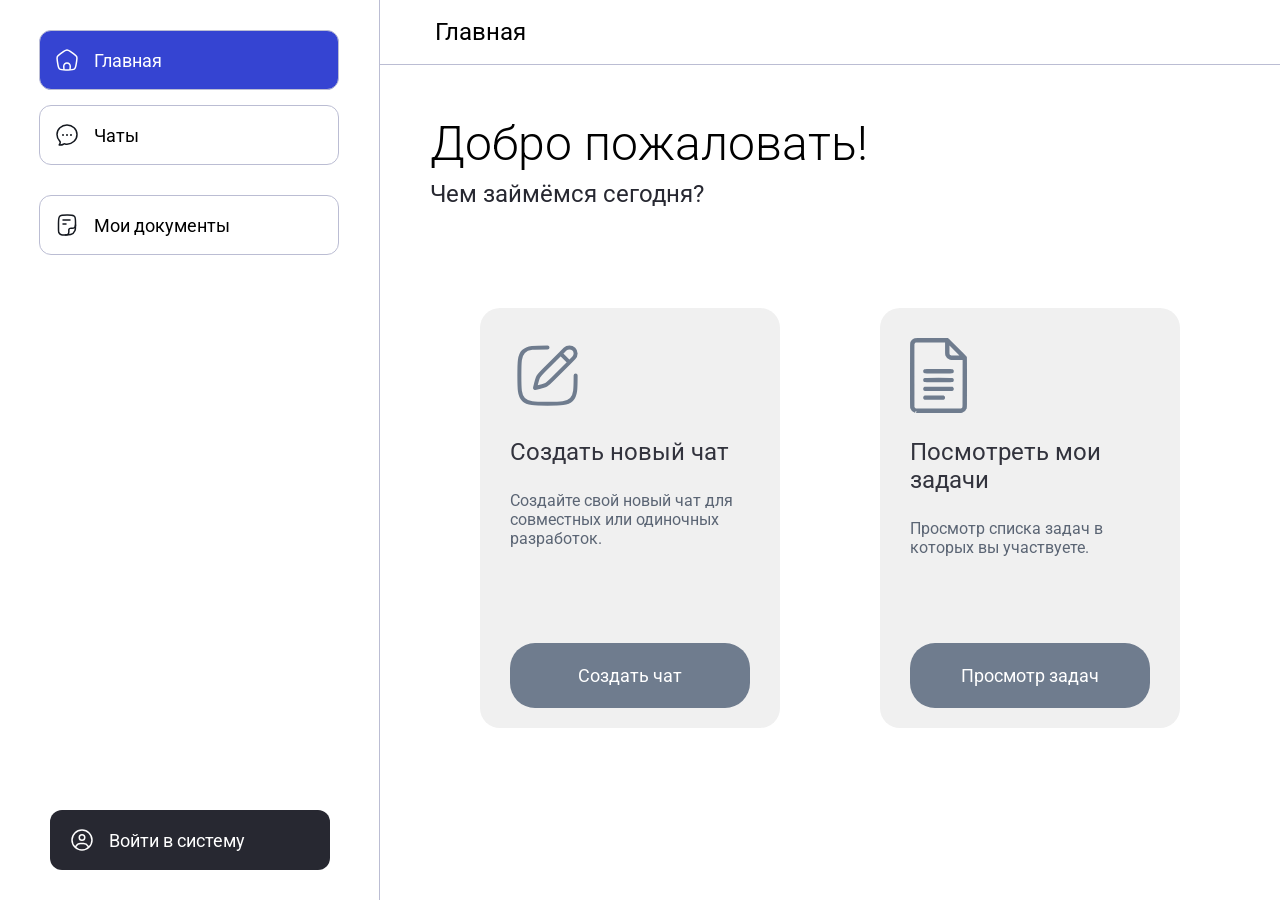
<file: index.html>
<!DOCTYPE html>
<html lang="ru">
<head>
    <meta charset="UTF-8">
    <meta name="viewport" content="width=device-width, initial-scale=1.0">
    <title>Менеджер документов</title>
    <link href="https://fonts.googleapis.com/css2?family=Roboto:wght@400;700&display=swap" rel="stylesheet">
    <link rel="stylesheet" href="./general/general-style.css">
    <link rel="stylesheet" href="./general/adaptive.css">
</head>
<body>
<div class="sidebar">
    <div class="option-cont">
        <div class="option welcome-option active" onclick="history.replaceState({}, '', '../document_manager/index.html?page=welcome');get_current_content();check_sidebar_option()">
            <svg width="24" height="24" viewBox="0 0 24 24" fill="none" xmlns="http://www.w3.org/2000/svg">
                <path d="M8.99944 22L8.74881 18.4911C8.61406 16.6046 10.1082 15 11.9994 15C13.8907 15 15.3848 16.6046 15.2501 18.4911L14.9994 22"
                      stroke="#14181F" stroke-width="1.5"/>
                <path d="M2.35151 13.2135C1.99849 10.9162 1.82198 9.76763 2.25629 8.74938C2.69059 7.73112 3.65415 7.03443 5.58126 5.64106L7.02111 4.6C9.41841 2.86667 10.6171 2 12.0001 2C13.3832 2 14.5818 2.86667 16.9791 4.6L18.419 5.64106C20.3461 7.03443 21.3097 7.73112 21.744 8.74938C22.1783 9.76763 22.0018 10.9162 21.6487 13.2135L21.3477 15.1724C20.8473 18.4289 20.597 20.0572 19.4291 21.0286C18.2612 22 16.5538 22 13.1389 22H10.8613C7.44646 22 5.73903 22 4.57112 21.0286C3.40321 20.0572 3.15299 18.4289 2.65255 15.1724L2.35151 13.2135Z"
                      stroke="#14181F" stroke-width="1.5" stroke-linejoin="round"/>
            </svg>
            <p>Главная</p>
        </div>
        <div class="option chat-list-option" onclick="history.replaceState({}, '', '../document_manager/index.html?page=chat-list');get_current_content();check_sidebar_option()">
            <svg width="24" height="24" viewBox="0 0 24 24" fill="none" xmlns="http://www.w3.org/2000/svg">
                <path d="M22 11.5667C22 16.8499 17.5222 21.1334 12 21.1334C11.3507 21.1343 10.7032 21.0742 10.0654 20.9545C9.60633 20.8682 9.37678 20.8251 9.21653 20.8496C9.05627 20.8741 8.82918 20.9948 8.37499 21.2364C7.09014 21.9197 5.59195 22.161 4.15111 21.893C4.69874 21.2194 5.07275 20.4112 5.23778 19.5448C5.33778 19.0148 5.09 18.5 4.71889 18.1231C3.03333 16.4115 2 14.1051 2 11.5667C2 6.28357 6.47778 2 12 2C17.5222 2 22 6.28357 22 11.5667Z"
                      stroke="#14181F" stroke-width="1.5" stroke-linejoin="round"/>
                <path d="M11.9955 12H12.0045M15.991 12H16M8 12H8.00897" stroke="#14181F" stroke-width="2"
                      stroke-linecap="round" stroke-linejoin="round"/>
            </svg>
            <p>Чаты</p>
        </div>
        <div class="resent-chats">

        </div>
        <div class="option view-task-option" onclick="history.replaceState({}, '', '../document_manager/index.html?page=view-task&user_id=' + user_id);get_current_content();check_sidebar_option()">
            <svg width="24" height="24" viewBox="0 0 24 24" fill="none" xmlns="http://www.w3.org/2000/svg">
                <path d="M3.5 10C3.5 6.22876 3.5 4.34315 4.7448 3.17157C5.98959 2 7.99306 2 12 2H12.7727C16.0339 2 17.6645 2 18.7969 2.79784C19.1214 3.02643 19.4094 3.29752 19.6523 3.60289C20.5 4.66867 20.5 6.20336 20.5 9.27273V11.8182C20.5 14.7814 20.5 16.2629 20.0311 17.4462C19.2772 19.3486 17.6829 20.8491 15.6616 21.5586C14.4044 22 12.8302 22 9.68182 22C7.88275 22 6.98322 22 6.26478 21.7478C5.10979 21.3424 4.19875 20.4849 3.76796 19.3979C3.5 18.7217 3.5 17.8751 3.5 16.1818V10Z"
                      stroke="#14181F" stroke-width="1.5" stroke-linejoin="round"/>
                <path d="M20.5 12C20.5 13.8409 19.0076 15.3333 17.1667 15.3333C16.5009 15.3333 15.716 15.2167 15.0686 15.3901C14.4935 15.5442 14.0442 15.9935 13.8901 16.5686C13.7167 17.216 13.8333 18.0009 13.8333 18.6667C13.8333 20.5076 12.3409 22 10.5 22"
                      stroke="#14181F" stroke-width="1.5" stroke-linecap="round" stroke-linejoin="round"/>
                <path d="M8 7H15" stroke="#14181F" stroke-width="1.5" stroke-linecap="round" stroke-linejoin="round"/>
                <path d="M8 11H11" stroke="#14181F" stroke-width="1.5" stroke-linecap="round" stroke-linejoin="round"/>
            </svg>
            <p>Мои документы</p>
        </div>
    </div>
    <div class="profile profile-option" onclick="if (user_id) {log_out()} else {history.replaceState({}, '', '../document_manager/login.html');location.reload()}">
        <svg width="24" height="24" viewBox="0 0 24 24" fill="none" xmlns="http://www.w3.org/2000/svg">
            <path d="M22 12C22 17.5228 17.5228 22 12 22C6.47715 22 2 17.5228 2 12C2 6.47715 6.47715 2 12 2C17.5228 2 22 6.47715 22 12Z"
                  stroke="#FFFFFF" stroke-width="1.5"/>
            <path d="M14.75 9.5C14.75 11.0188 13.5188 12.25 12 12.25C10.4812 12.25 9.25 11.0188 9.25 9.5C9.25 7.98122 10.4812 6.75 12 6.75C13.5188 6.75 14.75 7.98122 14.75 9.5Z"
                  stroke="#FFFFFF" stroke-width="1.5"/>
            <path d="M5.49994 19.0001L6.06034 18.0194C6.95055 16.4616 8.60727 15.5001 10.4016 15.5001H13.5983C15.3926 15.5001 17.0493 16.4616 17.9395 18.0194L18.4999 19.0001"
                  stroke="#FFFFFF" stroke-width="1.5" stroke-linecap="round" stroke-linejoin="round"/>
        </svg>
        <p>Войти в систему</p>
    </div>
</div>
<div class="right-side">

</div>
<div class="scripts">
    <!--  Скрипты всех страниц  -->
    <script src="/index/sidebar.js"></script>
    <script src="/index/welcome.js"></script>
    <script src="/index/chat-list.js"></script>
    <script src="/index/view-task.js"></script>
    <script src="/index/new-chat.js"></script>
    <script src="/index/view-chat.js"></script>
    <script src="/index/view-task-for-task.js"></script>

    <!--  Обязательно в самый конец  -->
    <script src="/index/index.js"></script>
</div>
</body>
</html>
</file>
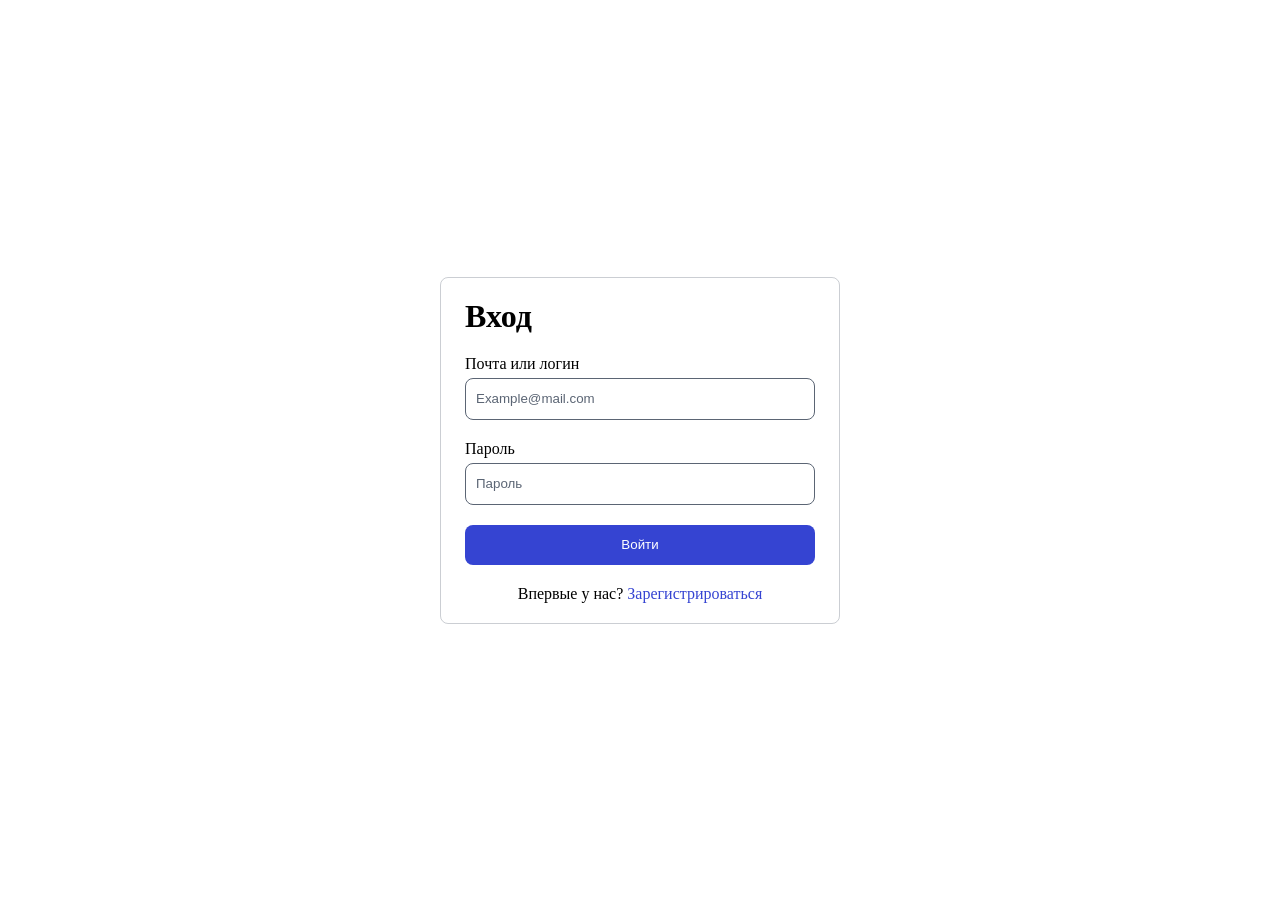
<file: login.html>
<!DOCTYPE html>
<html lang="ru">
<head>
    <meta charset="UTF-8">
    <meta name="viewport" content="width=device-width, initial-scale=1.0">
    <title>Вход</title>
    <link href="https://fonts.googleapis.com/css2?family=Roboto:wght@400;700&display=swap" rel="stylesheet">
    <link rel="stylesheet" href="authorization/login-style.css">
</head>
<body>
    <div class="cont">
        <h1>Вход</h1>
        <form action="/authorization/login.php" method="post">
            <label>
                Почта или логин
                <input type="text" name="login-or-mail" placeholder="Example@mail.com" required>
            </label>
            <label>
                Пароль
                <input type="password" name="pass" placeholder="Пароль" required>
            </label>
            <button type="submit">Войти</button>
        </form>
        <div class="register-cont"><p>Впервые у нас? <a href="/register.html">Зарегистрироваться</a></p></div>
    </div>
</body>
</html>
</file>
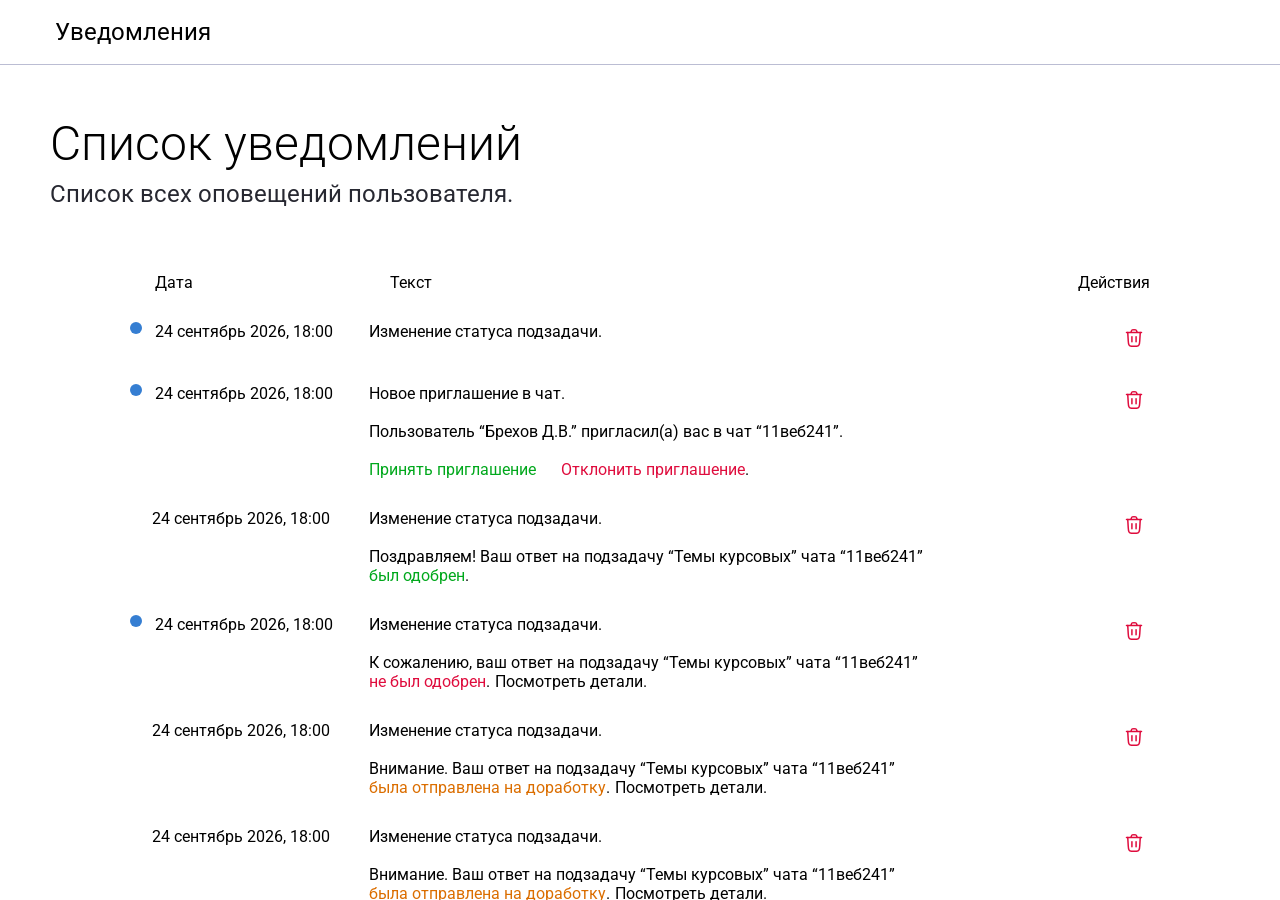
<file: notification.html>
<!DOCTYPE html>
<html lang="ru">
<head>
    <meta charset="UTF-8">
    <meta name="viewport" content="width=device-width, initial-scale=1.0">
    <title>Список чатов</title>
    <link href="https://fonts.googleapis.com/css2?family=Roboto:wght@400;700&display=swap" rel="stylesheet">
    <link rel="stylesheet" href="./general/general-style.css">
</head>
<body>
<div class="right-side notification-right-side">
    <div class="path">
        <p>Уведомления</p>
        <svg onclick="document.querySelector('.burger-menu').classList.toggle('active')" width="24" height="24"
             viewBox="0 0 24 24" fill="none" xmlns="http://www.w3.org/2000/svg">
            <path fill-rule="evenodd" clip-rule="evenodd"
                  d="M3 5C3 4.44772 3.44772 4 4 4L20 4C20.5523 4 21 4.44772 21 5C21 5.55229 20.5523 6 20 6L4 6C3.44772 6 3 5.55228 3 5Z"
                  fill="#14181F"/>
            <path fill-rule="evenodd" clip-rule="evenodd"
                  d="M3 12C3 11.4477 3.44772 11 4 11L20 11C20.5523 11 21 11.4477 21 12C21 12.5523 20.5523 13 20 13L4 13C3.44772 13 3 12.5523 3 12Z"
                  fill="#14181F"/>
            <path fill-rule="evenodd" clip-rule="evenodd"
                  d="M3 19C3 18.4477 3.44772 18 4 18L20 18C20.5523 18 21 18.4477 21 19C21 19.5523 20.5523 20 20 20L4 20C3.44772 20 3 19.5523 3 19Z"
                  fill="#14181F"/>
        </svg>
        <div class="burger-menu">
        </div>
    </div>
    <div class="title">
        <h1>Список уведомлений</h1>
        <p>Список всех оповещений пользователя.</p>
    </div>
    <div class="first-row">
        <div class="date">Дата</div>
        <div class="text">Текст</div>
        <div class="action">Действия</div>
    </div>
    <div class="notification-table">
        <div class="row">
            <div class="date">
                <div class="new">
                    <svg width="12" height="12" viewBox="0 0 12 12" fill="none" xmlns="http://www.w3.org/2000/svg">
                        <rect width="12" height="12" rx="6" transform="matrix(1 0 0 -1 0 12)" fill="none"/>
                    </svg>
                </div>
                <p>24 сентябрь 2026, 18:00</p>
            </div>
            <div class="text">Изменение статуса подзадачи.</div>
            <div class="action">
                <svg width="32" height="32" viewBox="0 0 32 32" fill="none" xmlns="http://www.w3.org/2000/svg">
                    <path d="M22.25 10.5834L21.7336 18.9376C21.6016 21.0721 21.5356 22.1393 21.0006 22.9066C20.7361 23.286 20.3955 23.6061 20.0006 23.8467C19.2018 24.3334 18.1325 24.3334 15.994 24.3334C13.8526 24.3334 12.7819 24.3334 11.9825 23.8458C11.5873 23.6048 11.2467 23.284 10.9822 22.9041C10.4474 22.1355 10.3829 21.0668 10.2538 18.9293L9.75 10.5834"
                          stroke="#DF0C3D" stroke-width="1.5" stroke-linecap="round"/>
                    <path d="M8.5 10.5833H23.5M19.3798 10.5833L18.8109 9.40973C18.433 8.63017 18.244 8.24039 17.9181 7.9973C17.8458 7.94338 17.7692 7.89541 17.6892 7.85388C17.3283 7.66663 16.8951 7.66663 16.0288 7.66663C15.1407 7.66663 14.6967 7.66663 14.3297 7.86173C14.2484 7.90497 14.1708 7.95487 14.0977 8.01093C13.768 8.26388 13.5839 8.66792 13.2155 9.47601L12.7108 10.5833"
                          stroke="#DF0C3D" stroke-width="1.5" stroke-linecap="round"/>
                    <path d="M13.9167 19.75L13.9167 14.75" stroke="#DF0C3D" stroke-width="1.5" stroke-linecap="round"/>
                    <path d="M18.0833 19.75L18.0833 14.75" stroke="#DF0C3D" stroke-width="1.5" stroke-linecap="round"/>
                </svg>
            </div>
        </div>
        <div class="row">
            <div class="date">
                <div class="new">
                    <svg width="12" height="12" viewBox="0 0 12 12" fill="none" xmlns="http://www.w3.org/2000/svg">
                        <rect width="12" height="12" rx="6" transform="matrix(1 0 0 -1 0 12)" fill="none"/>
                    </svg>
                </div>
                <p>24 сентябрь 2026, 18:00</p>
            </div>
            <div class="text">
                Новое приглашение в чат.<br><br>Пользователь “Брехов Д.В.” пригласил(а) вас в чат “11веб241”.<br><br>
                <span><a href="" class="green">Принять приглашение</a><a href=""
                                                                         class="red">Отклонить приглашение</a></span>.
            </div>
            <div class="action">
                <svg width="32" height="32" viewBox="0 0 32 32" fill="none" xmlns="http://www.w3.org/2000/svg">
                    <path d="M22.25 10.5834L21.7336 18.9376C21.6016 21.0721 21.5356 22.1393 21.0006 22.9066C20.7361 23.286 20.3955 23.6061 20.0006 23.8467C19.2018 24.3334 18.1325 24.3334 15.994 24.3334C13.8526 24.3334 12.7819 24.3334 11.9825 23.8458C11.5873 23.6048 11.2467 23.284 10.9822 22.9041C10.4474 22.1355 10.3829 21.0668 10.2538 18.9293L9.75 10.5834"
                          stroke="#DF0C3D" stroke-width="1.5" stroke-linecap="round"/>
                    <path d="M8.5 10.5833H23.5M19.3798 10.5833L18.8109 9.40973C18.433 8.63017 18.244 8.24039 17.9181 7.9973C17.8458 7.94338 17.7692 7.89541 17.6892 7.85388C17.3283 7.66663 16.8951 7.66663 16.0288 7.66663C15.1407 7.66663 14.6967 7.66663 14.3297 7.86173C14.2484 7.90497 14.1708 7.95487 14.0977 8.01093C13.768 8.26388 13.5839 8.66792 13.2155 9.47601L12.7108 10.5833"
                          stroke="#DF0C3D" stroke-width="1.5" stroke-linecap="round"/>
                    <path d="M13.9167 19.75L13.9167 14.75" stroke="#DF0C3D" stroke-width="1.5" stroke-linecap="round"/>
                    <path d="M18.0833 19.75L18.0833 14.75" stroke="#DF0C3D" stroke-width="1.5" stroke-linecap="round"/>
                </svg>
            </div>
        </div>
        <div class="row">
            <div class="date">
                <div>
                    <svg width="12" height="12" viewBox="0 0 12 12" fill="none" xmlns="http://www.w3.org/2000/svg">
                        <rect width="12" height="12" rx="6" transform="matrix(1 0 0 -1 0 12)" fill="none"/>
                    </svg>
                </div>
                <p>24 сентябрь 2026, 18:00</p>
            </div>
            <div class="text">
                Изменение статуса подзадачи.<br><br>Поздравляем! Ваш ответ на подзадачу “Темы курсовых” чата
                “11веб241”<span class="green">был одобрен</span>.
            </div>
            <div class="action">
                <svg width="32" height="32" viewBox="0 0 32 32" fill="none" xmlns="http://www.w3.org/2000/svg">
                    <path d="M22.25 10.5834L21.7336 18.9376C21.6016 21.0721 21.5356 22.1393 21.0006 22.9066C20.7361 23.286 20.3955 23.6061 20.0006 23.8467C19.2018 24.3334 18.1325 24.3334 15.994 24.3334C13.8526 24.3334 12.7819 24.3334 11.9825 23.8458C11.5873 23.6048 11.2467 23.284 10.9822 22.9041C10.4474 22.1355 10.3829 21.0668 10.2538 18.9293L9.75 10.5834"
                          stroke="#DF0C3D" stroke-width="1.5" stroke-linecap="round"/>
                    <path d="M8.5 10.5833H23.5M19.3798 10.5833L18.8109 9.40973C18.433 8.63017 18.244 8.24039 17.9181 7.9973C17.8458 7.94338 17.7692 7.89541 17.6892 7.85388C17.3283 7.66663 16.8951 7.66663 16.0288 7.66663C15.1407 7.66663 14.6967 7.66663 14.3297 7.86173C14.2484 7.90497 14.1708 7.95487 14.0977 8.01093C13.768 8.26388 13.5839 8.66792 13.2155 9.47601L12.7108 10.5833"
                          stroke="#DF0C3D" stroke-width="1.5" stroke-linecap="round"/>
                    <path d="M13.9167 19.75L13.9167 14.75" stroke="#DF0C3D" stroke-width="1.5" stroke-linecap="round"/>
                    <path d="M18.0833 19.75L18.0833 14.75" stroke="#DF0C3D" stroke-width="1.5" stroke-linecap="round"/>
                </svg>
            </div>
        </div>
        <div class="row">
            <div class="date">
                <div class="new">
                    <svg width="12" height="12" viewBox="0 0 12 12" fill="none" xmlns="http://www.w3.org/2000/svg">
                        <rect width="12" height="12" rx="6" transform="matrix(1 0 0 -1 0 12)" fill="none"/>
                    </svg>
                </div>
                <p>24 сентябрь 2026, 18:00</p>
            </div>
            <div class="text">
                Изменение статуса подзадачи.<br><br>К сожалению, ваш ответ на подзадачу “Темы курсовых” чата “11веб241”
                <span class="red">не был одобрен</span>.<a href="" style="margin-left: 5px;">Посмотреть детали</a>.
            </div>
            <div class="action">
                <svg width="32" height="32" viewBox="0 0 32 32" fill="none" xmlns="http://www.w3.org/2000/svg">
                    <path d="M22.25 10.5834L21.7336 18.9376C21.6016 21.0721 21.5356 22.1393 21.0006 22.9066C20.7361 23.286 20.3955 23.6061 20.0006 23.8467C19.2018 24.3334 18.1325 24.3334 15.994 24.3334C13.8526 24.3334 12.7819 24.3334 11.9825 23.8458C11.5873 23.6048 11.2467 23.284 10.9822 22.9041C10.4474 22.1355 10.3829 21.0668 10.2538 18.9293L9.75 10.5834"
                          stroke="#DF0C3D" stroke-width="1.5" stroke-linecap="round"/>
                    <path d="M8.5 10.5833H23.5M19.3798 10.5833L18.8109 9.40973C18.433 8.63017 18.244 8.24039 17.9181 7.9973C17.8458 7.94338 17.7692 7.89541 17.6892 7.85388C17.3283 7.66663 16.8951 7.66663 16.0288 7.66663C15.1407 7.66663 14.6967 7.66663 14.3297 7.86173C14.2484 7.90497 14.1708 7.95487 14.0977 8.01093C13.768 8.26388 13.5839 8.66792 13.2155 9.47601L12.7108 10.5833"
                          stroke="#DF0C3D" stroke-width="1.5" stroke-linecap="round"/>
                    <path d="M13.9167 19.75L13.9167 14.75" stroke="#DF0C3D" stroke-width="1.5" stroke-linecap="round"/>
                    <path d="M18.0833 19.75L18.0833 14.75" stroke="#DF0C3D" stroke-width="1.5" stroke-linecap="round"/>
                </svg>
            </div>
        </div>
        <div class="row">
            <div class="date">
                <div>
                    <svg width="12" height="12" viewBox="0 0 12 12" fill="none" xmlns="http://www.w3.org/2000/svg">
                        <rect width="12" height="12" rx="6" transform="matrix(1 0 0 -1 0 12)" fill="none"/>
                    </svg>
                </div>
                <p>24 сентябрь 2026, 18:00</p>
            </div>
            <div class="text">
                Изменение статуса подзадачи.<br><br>Внимание. Ваш ответ на подзадачу “Темы курсовых” чата “11веб241”
                <span class="yellow">была отправлена на доработку</span>.<a href="" style="margin-left: 5px;">Посмотреть
                детали</a>.
            </div>
            <div class="action">
                <svg width="32" height="32" viewBox="0 0 32 32" fill="none" xmlns="http://www.w3.org/2000/svg">
                    <path d="M22.25 10.5834L21.7336 18.9376C21.6016 21.0721 21.5356 22.1393 21.0006 22.9066C20.7361 23.286 20.3955 23.6061 20.0006 23.8467C19.2018 24.3334 18.1325 24.3334 15.994 24.3334C13.8526 24.3334 12.7819 24.3334 11.9825 23.8458C11.5873 23.6048 11.2467 23.284 10.9822 22.9041C10.4474 22.1355 10.3829 21.0668 10.2538 18.9293L9.75 10.5834"
                          stroke="#DF0C3D" stroke-width="1.5" stroke-linecap="round"/>
                    <path d="M8.5 10.5833H23.5M19.3798 10.5833L18.8109 9.40973C18.433 8.63017 18.244 8.24039 17.9181 7.9973C17.8458 7.94338 17.7692 7.89541 17.6892 7.85388C17.3283 7.66663 16.8951 7.66663 16.0288 7.66663C15.1407 7.66663 14.6967 7.66663 14.3297 7.86173C14.2484 7.90497 14.1708 7.95487 14.0977 8.01093C13.768 8.26388 13.5839 8.66792 13.2155 9.47601L12.7108 10.5833"
                          stroke="#DF0C3D" stroke-width="1.5" stroke-linecap="round"/>
                    <path d="M13.9167 19.75L13.9167 14.75" stroke="#DF0C3D" stroke-width="1.5" stroke-linecap="round"/>
                    <path d="M18.0833 19.75L18.0833 14.75" stroke="#DF0C3D" stroke-width="1.5" stroke-linecap="round"/>
                </svg>
            </div>
        </div>
        <div class="row">
            <div class="date">
                <div>
                    <svg width="12" height="12" viewBox="0 0 12 12" fill="none" xmlns="http://www.w3.org/2000/svg">
                        <rect width="12" height="12" rx="6" transform="matrix(1 0 0 -1 0 12)" fill="none"/>
                    </svg>
                </div>
                <p>24 сентябрь 2026, 18:00</p>
            </div>
            <div class="text">
                Изменение статуса подзадачи.<br><br>Внимание. Ваш ответ на подзадачу “Темы курсовых” чата “11веб241”
                <span class="yellow">была отправлена на доработку</span>.<a href="" style="margin-left: 5px;">Посмотреть
                детали</a>.
            </div>
            <div class="action">
                <svg width="32" height="32" viewBox="0 0 32 32" fill="none" xmlns="http://www.w3.org/2000/svg">
                    <path d="M22.25 10.5834L21.7336 18.9376C21.6016 21.0721 21.5356 22.1393 21.0006 22.9066C20.7361 23.286 20.3955 23.6061 20.0006 23.8467C19.2018 24.3334 18.1325 24.3334 15.994 24.3334C13.8526 24.3334 12.7819 24.3334 11.9825 23.8458C11.5873 23.6048 11.2467 23.284 10.9822 22.9041C10.4474 22.1355 10.3829 21.0668 10.2538 18.9293L9.75 10.5834"
                          stroke="#DF0C3D" stroke-width="1.5" stroke-linecap="round"/>
                    <path d="M8.5 10.5833H23.5M19.3798 10.5833L18.8109 9.40973C18.433 8.63017 18.244 8.24039 17.9181 7.9973C17.8458 7.94338 17.7692 7.89541 17.6892 7.85388C17.3283 7.66663 16.8951 7.66663 16.0288 7.66663C15.1407 7.66663 14.6967 7.66663 14.3297 7.86173C14.2484 7.90497 14.1708 7.95487 14.0977 8.01093C13.768 8.26388 13.5839 8.66792 13.2155 9.47601L12.7108 10.5833"
                          stroke="#DF0C3D" stroke-width="1.5" stroke-linecap="round"/>
                    <path d="M13.9167 19.75L13.9167 14.75" stroke="#DF0C3D" stroke-width="1.5" stroke-linecap="round"/>
                    <path d="M18.0833 19.75L18.0833 14.75" stroke="#DF0C3D" stroke-width="1.5" stroke-linecap="round"/>
                </svg>
            </div>
        </div>
        <div class="row">
            <div class="date">
                <div>
                    <svg width="12" height="12" viewBox="0 0 12 12" fill="none" xmlns="http://www.w3.org/2000/svg">
                        <rect width="12" height="12" rx="6" transform="matrix(1 0 0 -1 0 12)" fill="none"/>
                    </svg>
                </div>
                <p>24 сентябрь 2026, 18:00</p>
            </div>
            <div class="text">
                Изменение статуса подзадачи.<br><br>Внимание. Ваш ответ на подзадачу “Темы курсовых” чата “11веб241”
                <span class="yellow">была отправлена на доработку</span>.<a href="" style="margin-left: 5px;">Посмотреть
                детали</a>.
            </div>
            <div class="action">
                <svg width="32" height="32" viewBox="0 0 32 32" fill="none" xmlns="http://www.w3.org/2000/svg">
                    <path d="M22.25 10.5834L21.7336 18.9376C21.6016 21.0721 21.5356 22.1393 21.0006 22.9066C20.7361 23.286 20.3955 23.6061 20.0006 23.8467C19.2018 24.3334 18.1325 24.3334 15.994 24.3334C13.8526 24.3334 12.7819 24.3334 11.9825 23.8458C11.5873 23.6048 11.2467 23.284 10.9822 22.9041C10.4474 22.1355 10.3829 21.0668 10.2538 18.9293L9.75 10.5834"
                          stroke="#DF0C3D" stroke-width="1.5" stroke-linecap="round"/>
                    <path d="M8.5 10.5833H23.5M19.3798 10.5833L18.8109 9.40973C18.433 8.63017 18.244 8.24039 17.9181 7.9973C17.8458 7.94338 17.7692 7.89541 17.6892 7.85388C17.3283 7.66663 16.8951 7.66663 16.0288 7.66663C15.1407 7.66663 14.6967 7.66663 14.3297 7.86173C14.2484 7.90497 14.1708 7.95487 14.0977 8.01093C13.768 8.26388 13.5839 8.66792 13.2155 9.47601L12.7108 10.5833"
                          stroke="#DF0C3D" stroke-width="1.5" stroke-linecap="round"/>
                    <path d="M13.9167 19.75L13.9167 14.75" stroke="#DF0C3D" stroke-width="1.5" stroke-linecap="round"/>
                    <path d="M18.0833 19.75L18.0833 14.75" stroke="#DF0C3D" stroke-width="1.5" stroke-linecap="round"/>
                </svg>
            </div>
        </div>
        <div class="row">
            <div class="date">
                <div>
                    <svg width="12" height="12" viewBox="0 0 12 12" fill="none" xmlns="http://www.w3.org/2000/svg">
                        <rect width="12" height="12" rx="6" transform="matrix(1 0 0 -1 0 12)" fill="none"/>
                    </svg>
                </div>
                <p>24 сентябрь 2026, 18:00</p>
            </div>
            <div class="text">
                Изменение статуса подзадачи.<br><br>Внимание. Ваш ответ на подзадачу “Темы курсовых” чата “11веб241”
                <span class="yellow">была отправлена на доработку</span>.<a href="" style="margin-left: 5px;">Посмотреть
                детали</a>.
            </div>
            <div class="action">
                <svg width="32" height="32" viewBox="0 0 32 32" fill="none" xmlns="http://www.w3.org/2000/svg">
                    <path d="M22.25 10.5834L21.7336 18.9376C21.6016 21.0721 21.5356 22.1393 21.0006 22.9066C20.7361 23.286 20.3955 23.6061 20.0006 23.8467C19.2018 24.3334 18.1325 24.3334 15.994 24.3334C13.8526 24.3334 12.7819 24.3334 11.9825 23.8458C11.5873 23.6048 11.2467 23.284 10.9822 22.9041C10.4474 22.1355 10.3829 21.0668 10.2538 18.9293L9.75 10.5834"
                          stroke="#DF0C3D" stroke-width="1.5" stroke-linecap="round"/>
                    <path d="M8.5 10.5833H23.5M19.3798 10.5833L18.8109 9.40973C18.433 8.63017 18.244 8.24039 17.9181 7.9973C17.8458 7.94338 17.7692 7.89541 17.6892 7.85388C17.3283 7.66663 16.8951 7.66663 16.0288 7.66663C15.1407 7.66663 14.6967 7.66663 14.3297 7.86173C14.2484 7.90497 14.1708 7.95487 14.0977 8.01093C13.768 8.26388 13.5839 8.66792 13.2155 9.47601L12.7108 10.5833"
                          stroke="#DF0C3D" stroke-width="1.5" stroke-linecap="round"/>
                    <path d="M13.9167 19.75L13.9167 14.75" stroke="#DF0C3D" stroke-width="1.5" stroke-linecap="round"/>
                    <path d="M18.0833 19.75L18.0833 14.75" stroke="#DF0C3D" stroke-width="1.5" stroke-linecap="round"/>
                </svg>
            </div>
        </div>
        <div class="row">
            <div class="date">
                <div>
                    <svg width="12" height="12" viewBox="0 0 12 12" fill="none" xmlns="http://www.w3.org/2000/svg">
                        <rect width="12" height="12" rx="6" transform="matrix(1 0 0 -1 0 12)" fill="none"/>
                    </svg>
                </div>
                <p>24 сентябрь 2026, 18:00</p>
            </div>
            <div class="text">
                Изменение статуса подзадачи.<br><br>Внимание. Ваш ответ на подзадачу “Темы курсовых” чата “11веб241”
                <span class="yellow">была отправлена на доработку</span>.<a href="" style="margin-left: 5px;">Посмотреть
                детали</a>.
            </div>
            <div class="action">
                <svg width="32" height="32" viewBox="0 0 32 32" fill="none" xmlns="http://www.w3.org/2000/svg">
                    <path d="M22.25 10.5834L21.7336 18.9376C21.6016 21.0721 21.5356 22.1393 21.0006 22.9066C20.7361 23.286 20.3955 23.6061 20.0006 23.8467C19.2018 24.3334 18.1325 24.3334 15.994 24.3334C13.8526 24.3334 12.7819 24.3334 11.9825 23.8458C11.5873 23.6048 11.2467 23.284 10.9822 22.9041C10.4474 22.1355 10.3829 21.0668 10.2538 18.9293L9.75 10.5834"
                          stroke="#DF0C3D" stroke-width="1.5" stroke-linecap="round"/>
                    <path d="M8.5 10.5833H23.5M19.3798 10.5833L18.8109 9.40973C18.433 8.63017 18.244 8.24039 17.9181 7.9973C17.8458 7.94338 17.7692 7.89541 17.6892 7.85388C17.3283 7.66663 16.8951 7.66663 16.0288 7.66663C15.1407 7.66663 14.6967 7.66663 14.3297 7.86173C14.2484 7.90497 14.1708 7.95487 14.0977 8.01093C13.768 8.26388 13.5839 8.66792 13.2155 9.47601L12.7108 10.5833"
                          stroke="#DF0C3D" stroke-width="1.5" stroke-linecap="round"/>
                    <path d="M13.9167 19.75L13.9167 14.75" stroke="#DF0C3D" stroke-width="1.5" stroke-linecap="round"/>
                    <path d="M18.0833 19.75L18.0833 14.75" stroke="#DF0C3D" stroke-width="1.5" stroke-linecap="round"/>
                </svg>
            </div>
        </div>
        <div class="row">
            <div class="date">
                <div>
                    <svg width="12" height="12" viewBox="0 0 12 12" fill="none" xmlns="http://www.w3.org/2000/svg">
                        <rect width="12" height="12" rx="6" transform="matrix(1 0 0 -1 0 12)" fill="none"/>
                    </svg>
                </div>
                <p>24 сентябрь 2026, 18:00</p>
            </div>
            <div class="text">
                Изменение статуса подзадачи.<br><br>Внимание. Ваш ответ на подзадачу “Темы курсовых” чата “11веб241”
                <span class="yellow">была отправлена на доработку</span>.<a href="" style="margin-left: 5px;">Посмотреть
                детали</a>.
            </div>
            <div class="action">
                <svg width="32" height="32" viewBox="0 0 32 32" fill="none" xmlns="http://www.w3.org/2000/svg">
                    <path d="M22.25 10.5834L21.7336 18.9376C21.6016 21.0721 21.5356 22.1393 21.0006 22.9066C20.7361 23.286 20.3955 23.6061 20.0006 23.8467C19.2018 24.3334 18.1325 24.3334 15.994 24.3334C13.8526 24.3334 12.7819 24.3334 11.9825 23.8458C11.5873 23.6048 11.2467 23.284 10.9822 22.9041C10.4474 22.1355 10.3829 21.0668 10.2538 18.9293L9.75 10.5834"
                          stroke="#DF0C3D" stroke-width="1.5" stroke-linecap="round"/>
                    <path d="M8.5 10.5833H23.5M19.3798 10.5833L18.8109 9.40973C18.433 8.63017 18.244 8.24039 17.9181 7.9973C17.8458 7.94338 17.7692 7.89541 17.6892 7.85388C17.3283 7.66663 16.8951 7.66663 16.0288 7.66663C15.1407 7.66663 14.6967 7.66663 14.3297 7.86173C14.2484 7.90497 14.1708 7.95487 14.0977 8.01093C13.768 8.26388 13.5839 8.66792 13.2155 9.47601L12.7108 10.5833"
                          stroke="#DF0C3D" stroke-width="1.5" stroke-linecap="round"/>
                    <path d="M13.9167 19.75L13.9167 14.75" stroke="#DF0C3D" stroke-width="1.5" stroke-linecap="round"/>
                    <path d="M18.0833 19.75L18.0833 14.75" stroke="#DF0C3D" stroke-width="1.5" stroke-linecap="round"/>
                </svg>
            </div>
        </div>
    </div>
</div>
</body>
</html>
</file>
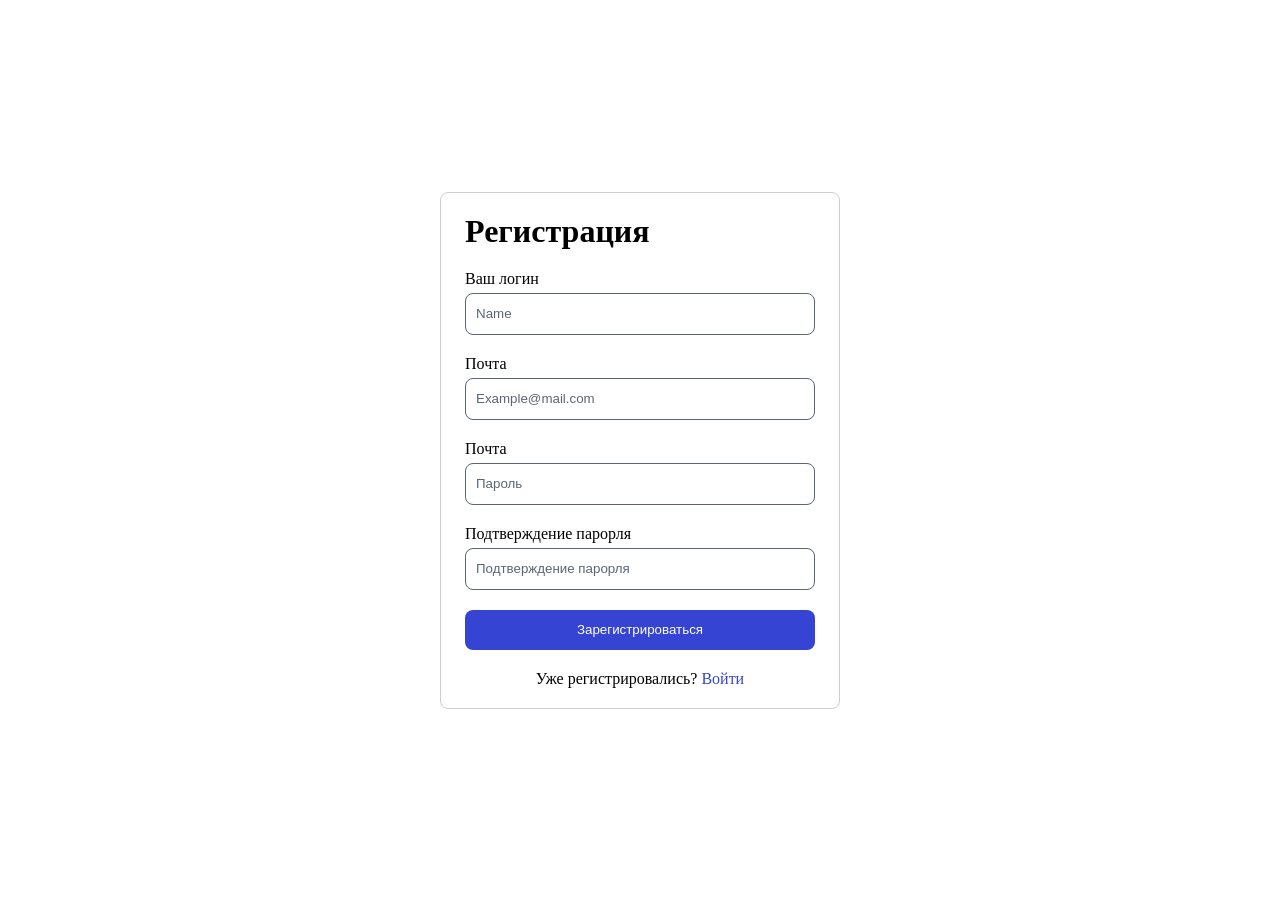
<file: register.html>
<!DOCTYPE html>
<html lang="ru">
<head>
    <meta charset="UTF-8">
    <meta name="viewport" content="width=device-width, initial-scale=1.0">
    <title>Регистриция</title>
    <link href="https://fonts.googleapis.com/css2?family=Roboto:wght@400;700&display=swap" rel="stylesheet">
    <link rel="stylesheet" href="authorization/register-style.css">
</head>
<body>
    <div class="cont">
        <h1>Регистрация</h1>
        <form action="authorization/register.php" method="post">
            <label>
                Ваш логин
                <input type="text" name="login" placeholder="Name" required>
            </label>
            <label>
                Почта
                <input type="email" name="mail" placeholder="Example@mail.com">
            </label>
            <label>
                Почта
                <input type="password" name="pass" placeholder="Пароль" required>
            </label>
            <label>
                Подтверждение парорля
                <input type="password" name="conf-pass" placeholder="Подтверждение парорля" required>
            </label>
            <button type="submit">Зарегистрироваться</button>
        </form>
        <div class="register-cont"><p>Уже регистрировались? <a href="./login.html">Войти</a></p></div>
    </div>
</body>
</html>
</file>
<file: general/general-style.css>
* {
    padding: 0;
    margin: 0;
}

a {
    text-decoration: none;
}

a, p, button, label, div, h1, h2, input, textarea {
    font-family: "Roboto", 'Times New Roman', serif;
}

div, label, form, span, button {
    box-sizing: border-box;
    position: relative;
    display: flex;
    flex-direction: column;
}

body {
    min-height: 100vh;
    display: flex;
    flex-direction: row;

}

html {
    width: 100%;
}


.sidebar, .burger-menu {
    padding: 30px;
    justify-content: space-between;
}

.sidebar, .sidebar .option-cont,
.burger-menu, .burger-menu .option-cont {
    width: 454px;
    border-right: 1px solid #BBBDD3;
    align-items: center;
    gap: 15px;
}

.option {
    user-select: none;
    transition: all 0.15s;
}

.sidebar .option,
.burger-menu .option {
    height: 70px;
    width: 340px;
    border-radius: 12px;
    flex-direction: row;
    gap: 15px;
    align-items: center;
    padding-left: 15px;
    color: #000000;
    font-size: 20px;
    cursor: pointer;
    border: 1px solid #BBBDD3;
}


.sidebar .active, .sidebar .active path,
.burger-menu .active, .burger-menu .active path {
    background-color: #3544D2;
    color: #FFFFFF;
    stroke: #FFFFFF;
}

.sidebar .option.active:hover,
.burger-menu .option.active:hover {
    background-color: #3544D2;
    cursor: auto;
}

.sidebar .option:hover, .sidebar .option:hover path,
.burger-menu .option:hover, .burger-menu .option:hover path {
    background-color: #F8F8F8;
}

.sidebar .resent-chats,
.burger-menu .resent-chats{
    border-left: 1px solid #000000;
    width: 340px;
    gap: 15px;
    align-items: flex-end;
    /* display: none; */
}

.burger-menu .resent-chats {
    border: 0;
    border-right: 1px solid #000000;
    align-items: flex-start;
}

.sidebar .resent-chats .option span,
.burger-menu .resent-chats .option span{
    flex-direction: row;
    height: 100%;
    width: 100%;
    align-items: center;
    gap: 15px;
}

.sidebar .resent-chats .option,
.burger-menu .resent-chats .option {
    height: 70px;
    width: 315px;
    gap: 15px;
    flex-direction: row;
    align-items: center;
    padding: 0 15px;
    justify-content: space-between;
}

.sidebar .resent-chats .option.active,
.burger-menu .resent-chats .option.active {
    background-color: #357ED2;
}

.sidebar .profile,
.burger-menu .profile{
    height: 80px;
    width: 340px;
    flex-direction: row;
    font-size: 20px;
    background-color: #272831;
    border: 0;
    border-radius: 12px;
    padding: 0 20px;
    gap: 15px;
    align-items: center;
    user-select: none;
    cursor: pointer;
}

.sidebar .profile p,
.burger-menu .profile p {
    color: #FFFFFF;
}

.sidebar .profile:hover p, .sidebar .profile:hover path,
.burger-menu .profile:hover p, .burger-menu .profile:hover path{
    color: #E0E0E0;
    stroke: #E0E0E0;
}

body .right-side {
    width: 100%;
    max-height: 100vh;
    overflow-y: auto;
    padding-top: 65px;
    overflow-x: hidden;
}

.path .burger-menu {
    display: none;
    position: absolute;
    z-index: 10;
    top: calc(100% + 1px);
    right: -340px;
    background-color: #FFFFFF;
    min-height: calc(100vh - 66px);
    height: auto;
    border-left: 1px solid #BBBDD3;
    transition: all 0.15s;
}

.path .active {
    right: 0;
}

.path .burger-menu .option-cont {
    border: 0;
}

.path .path2 {
    flex-direction: row;
    overflow-x: auto;
    white-space: nowrap;
    height: 100%;
    align-items: center;
    margin-right: 20px;
}

.path svg {
    display: none;
    cursor: pointer;
    padding: 5px;
}

.path {
    position: absolute;
    top: 0;
    height: 65px;
    width: 100%;
    border-bottom: 1px solid #BBBDD3;
    align-items: center;
    font-size: 24px;
    padding: 0 50px;
    user-select: none;
    flex-direction: row;
    justify-content: space-between;
}

.path p {
    padding: 5px;
    user-select: text;
}

.path a, .path .slash {
    color: #5B6574;
    user-select: none;
    text-decoration: none;
    padding: 5px;
}

.path a:hover {
    text-decoration: underline;
    cursor: pointer;
}

.title {
    margin: 50px;
}

.title h1 {
    height: 65px;
    font-size: 48px;
    font-weight: 300;
}

.title p {
    color: #272831;
    font-size: 24px;
}

/*                                          */
/*              welcome-style               */
/*                                          */

.welcome-block-cont {
    width: 100%;
    flex-direction: row;
    justify-content: space-evenly;
    margin-top: 50px;
}

.block {
    width: 390px;
    height: 520px;
    padding: 50px;
    border-radius: 20px;
    border: 0;
}

.block .block-title {
    font-size: 24px;
    margin-top: 25px;
    color: #32333D;
}

.block p {
    margin-top: 25px;
    color: #5B6574;
}

.block button {
    position: absolute;
    flex-direction: row;
    align-items: center;
    justify-content: center;
    gap: 20px;
    width: 290px;
    bottom: 50px;
    border: 0;
    border-radius: 25px;
    height: 65px;
    background-color: #00A81C;
    cursor: pointer;
}

.block button p {
    font-size: 20px;
    color: #FFFFFF;
    margin: 0;
}

.my-document {
    background-color: #D4FCF3;
}

.my-document path {
    stroke: #88D8CB;
}

.create-new-chat {
    background-color: #E0EDFF;
}

.create-new-chat path {
    stroke: #97B9EF;
}

/*                                      */
/*              chats-style             */
/*                                      */

.search-cont {
    width: 100%;
    margin-top: 25px;
    padding: 0 80px;
    height: 45px;
    flex-direction: row;
    justify-content: space-between;
}

.search-cont input {
    height: 100%;
    position: absolute;
    width: 100%;
    border: 1px solid #DCE0E5;
    border-radius: 8px;
    padding-left: 40px;
    align-items: center;
    font-size: 16px;
}

.search-cont label {
    justify-content: center;
    width: 30%;
    min-width: 300px;
}

.search-cont label svg {
    margin-left: 10px;
    z-index: 1;
}

.search-cont input::placeholder {
    color: #6F7C8E;
}

.search-cont button {
    height: 100%;
    background-color: #3544D2;
    align-items: center;
    color: #FFFFFF;
    flex-direction: row;
    gap: 10px;
    padding: 10px 16px;
    font-size: 16px;
    border: 0;
    border-radius: 12px;
    cursor: pointer;
}

.chat-table {
    margin-top: 25px;
    width: 100%;
}

.chat-table .first-row {
    height: 45px;
    width: 100%;
    padding: 0 12% 0 20%;
    color: #6F7C8E;
    flex-direction: row;
    align-items: center;
    justify-content: space-between;
}

.chat-table .row {
    width: 100%;
    height: 60px;
    padding: 0 5% 0 10%;
    flex-direction: row;
    justify-content: space-between;
    cursor: pointer;
}

.chat-table .row:hover {
    background-color: #F8F8F8;
}

.chat-table .info-cont {
    flex-direction: row;
    gap: 35px;
    align-items: center;
    height: 100%;
}

.chat-table .title {
    height: 100%;
    padding: 10px 0 15px 0;
    margin: 0;
    justify-content: space-between;
}

.chat-table .title h2 {
    font-size: 20px;
    width: 200px;
    font-weight: 300;
}

.chat-table .title p {
    font-size: 14px;
    width: 200px;
    color: #6F7C8E;
}

.chat-table .last-activity-cont {
    flex-direction: row;
    height: 100%;
    align-items: center;
    width: 200px;
    gap: 10px;
}

/*                                          */
/*              chat-view-style             */
/*                                          */

.chat-view-block-cont {
    flex-wrap: wrap;
    row-gap: 30px;
    width: 100%;
    flex-direction: row;
    justify-content: space-evenly;
    margin-top: 125px;
    margin-bottom: 40px;
    gap: 15px;
    padding: 0 15px;
}

.chat-view-block-cont .block {
    width: 320px;
    height: 460px;
    padding: 30px;
}

.chat-view-block-cont .block button {
    width: 260px;
    height: 60px;
}

.create-new-document {
    background-color: #E0EDFF;
}

.create-new-document path {
    stroke: #97B9EF;
}

.chat-document-list {
    background-color: #FFEDDF;
}

.chat-document-listdocument path {
    stroke: #E5AFB0;
}

.person-edit {
    background-color: #DBFFE1;
}

.person-edit path {
    stroke: #70C4B3;
}

/*                                              */
/*              person-list-style               */
/*                                              */

.person-search {
    justify-content: space-between;
}

.person-list-table {
    width: 100%;
    margin-top: 25px;
    margin-bottom: 100px;
    overflow-x: auto;
}

.person-list-table .row {
    width: 100%;
    height: 45px;
    padding: 0 3%;
    flex-direction: row;
    justify-content: space-between;
    border-bottom: 1px solid #DCE0E5;
}

.person-list-table .row:hover {
    background-color: #F8F8F8;
}

.person-list-table div.first-row:hover {
    background-color: #FFFFFF;
}

.person-list-table .first-column {
    flex-direction: row;
}

.person-list-table .second-column {
    flex-direction: row;
}

.person-list-table .icon-cell {
    width: 45px;
    align-items: center;
    justify-content: center;
}

.person-list-table .name-cell {
    width: 300px;
    justify-content: center;
    padding-left: 10px;
}

.person-list-table .status-cell {
    width: 200px;
    padding-right: 10px;
    flex-direction: row;
    justify-content: flex-end;
    align-items: center;

}

.person-list-table .first-row .status-cell {
    justify-content: center;
}

.person-list-table .action-cell {
    width: 100px;
    justify-content: center;
    align-items: center;
}

.person-list-table .action-cell div {
    gap: 10px;
    flex-direction: row;
}

.status-cell .wait, .status-cell .free, .status-cell .closed {
    flex-direction: row;
    align-items: center;
    border: 0;
    border-radius: 25px;
    gap: 5px;
    padding: 5px 10px;
}

.status-cell .wait {
    color: #DB6E00;
    background-color: #FFED9E;
}

.status-cell .free {
    color: #00A81C;
    background-color: #BEFEC7;
}

.status-cell .closed {
    color: #DF0C3D;
    background-color: #FFDEE0;
}

/*                                              */
/*              notification-style              */
/*                                              */

.notification-right-side {
    max-height: 100vh;
}

.notification-table {
    width: 100%;
    overflow-y: auto;
}

.notification-table .row {
    width: 100%;
    padding: 15px 120px;
    flex-direction: row;
    align-items: center;
    justify-content: space-between;
}

.first-row {
    width: 100%;
    padding: 15px 120px;
    flex-direction: row;
    align-items: center;
    justify-content: space-between;
}

.first-row .date {
    height: 100%;
    width: 240px;
    padding: 0 10px;
    flex-direction: row;
    margin-left: 25px;
}

.first-row .text {
    height: 100%;
    width: 600px;
    padding: 0 10px;
    margin-right: 100px;
    flex-wrap: wrap;
    flex-direction: row;
}

.first-row .action {
    height: 100%;
    padding: 0 10px;
}

.notification-table .new rect {
    fill: #357ED2;
}

.notification-table .row:hover {
    background-color: #EEEEEE;
    cursor: pointer;
}

.notification-table .new, .notification-table .old {
    height: 100%;
    width: 15px;
}

.notification-table .date {
    height: 100%;
    width: 240px;
    padding: 0 10px;
    flex-direction: row;
    gap: 10px;
}

.notification-table .text {
    height: 100%;
    width: 600px;
    padding: 0 10px;
    margin-right: 150px;
    flex-wrap: wrap;
    flex-direction: row;
}

.notification-table .text a {
    color: #000000;
}

.notification-table .text span {
    flex-direction: row;
    gap: 25px;
}

.notification-table .text a:hover {
    text-decoration: underline;
}

.notification-table .text .green {
    color: #00A81C;
}

.notification-table .text .yellow {
    color: #DB6E00;
}

.notification-table .text .red {
    color: #DF0C3D;
}

.notification-table .action {
    height: 100%;
    padding: 0 10px;
}

/*                                              */
/*              new-chat-style                  */
/*                                              */

.create-new-chat-general-info, .create-new-chat-users-info {
    padding-left: 100px;
    width: 100%;
    gap: 25px;
    margin-top: 40px;
}

.create-new-chat-general-info {
    margin-top: -10px;
}

.create-new-chat-general-info h2, .create-new-chat-users-info h2 {
    color: #32333D;
    font-size: 24px;
    font-weight: 400;
}

.create-new-chat-general-info .input-cont, .create-new-chat-users-info .input-cont {
    margin-left: 25px;
    width: 240px;
    height: 50px;
    border: 1px solid #5B6574;
    border-radius: 12px;
}

.create-new-chat-general-info .input-cont label, .create-new-chat-users-info .input-cont label {
    z-index: 1;
    position: absolute;
    width: auto;
    height: 100%;
    top: 0;
    left: 18px;
    font-size: 18px;
    color: #5B6574;
    justify-content: center;
    user-select: none;
    background-color: #FFFFFF;
    border-radius: 12px;
    transition: all 0.1s;
}

.create-new-chat-general-info .input-cont input, .create-new-chat-users-info .input-cont input {
    position: absolute;
    height: 100%;
    width: 99%;
    border-radius: 12px;
    border: none;
    outline: none;
    padding: 0 14px;
    justify-content: center;
    box-sizing: border-box;
    z-index: 2;
    font-size: 18px;
    background-color: rgba(0, 0, 0, 0);
}

.create-new-chat-general-info .input-cont2 {
    margin-left: 25px;
    width: 500px;
    height: 165px;
    border: 1px solid #5B6574;
    border-radius: 12px;
}

.create-new-chat-general-info .input-cont2 label {
    z-index: 1;
    position: absolute;
    width: auto;
    height: 100%;
    top: 0;
    left: 18px;
    padding-top: 14px;
    font-size: 18px;
    color: #5B6574;
    user-select: none;
    background-color: #FFFFFF;
    border-radius: 12px;
    transition: all 0.1s;
}

.create-new-chat-general-info .input-cont2 textarea {
    position: absolute;
    height: 100%;
    width: 99%;
    top: 0;
    left: 4px;
    border-radius: 12px;
    border: none;
    outline: none;
    padding: 14px;
    box-sizing: border-box;
    flex-wrap: wrap;
    z-index: 2;
    font-size: 18px;
    background-color: rgba(0, 0, 0, 0);
    resize: none;
}

.create-new-chat-general-info .input-cont2 .counter {
    position: absolute;
    font-size: 12px;
    bottom: 2px;
    right: 5px;
    width: 60px;
}

.create-new-chat-users-info .input-cont {
    width: 340px;
}

.create-new-chat-users-info .input-cont input {
    padding-left: 44px;
}

.create-new-chat-users-info .input-cont label {
    left: 44px;
}

.create-new-chat-users-info .input-cont svg {
    position: absolute;
    align-items: center;
    height: 100%;
    left: 12px;
    z-index: 3;
}

.create-new-chat-users-info .input-cont .person-list-cont {
    max-height: 200px;
    overflow-x: auto;
    width: 100%;
    position: absolute;
    top: 110%;
    border: 1px solid #5B6574;
    border-radius: 8px;
    display: none;
    z-index: 22;
    background-color: #FFFFFF;
}

.create-new-chat-users-info .input-cont .person-list-cont p {
    padding: 12px;
    font-size: 16px;
    width: 100%;
    user-select: none;
    cursor: pointer;
    box-sizing: border-box;
}

.create-new-chat-users-info .input-cont .person-list-cont p:hover {
    background-color: #F8F8F8;
}

.create-new-chat-users-info .checkbox-cont {
    flex-direction: row;
    gap: 10px;
    margin-left: 26px;
    margin-bottom: 120px;
}

.create-new-chat-users-info .checkbox-cont .checkbox {
    height: 30px;
    width: 30px;
    border: 3px solid #B6C1CA;
    border-radius: 10px;
    background-color: #DFDFDF;
    align-items: center;
    justify-content: center;
}

.create-new-chat-users-info .checkbox-cont .checkbox svg {
    display: none;
}

.create-new-chat-users-info .checkbox-cont input {
    height: 100%;
    width: 100%;
    opacity: 0;
    position: absolute;
    z-index: 1;
    cursor: pointer;
}

.create-new-chat-users-info .checkbox-cont label {
    height: 100%;
    font-size: 22px;
    justify-content: center;
}

.create-new-chat-button {
    width: 290px;
    min-height: 65px;
    align-items: center;
    justify-content: center;
    font-size: 20px;
    border: 0;
    border-radius: 20px;
    background-color: #00A81C;
    color: #FFFFFF;
    align-self: flex-end;
    margin: 0 70px 100px 0;
    cursor: pointer;
}

.create-new-chat-users-info .selected-people-cont {
    width: 340px;
    border-left: 1px solid #5B6574;
    margin-left: 26px;
}

.create-new-chat-users-info .selected-people-cont .row {
    flex-direction: row;
    justify-content: space-between;
    padding: 0 15px;
    height: 60px;
    align-items: center;
}

.create-new-chat-users-info .selected-people-cont p {
    max-width: 220px;
    font-size: 20px;
}

/*                                              */
/*              chat-tasks-style                */
/*                                              */

.tasks-search-cont {
    border-bottom: 1px solid #BBBDD3;
    height: 70px;
    padding: 0 50px 30px 50px;
}

.tasks-list-cont {
    width: 100%;
    /*min-height: 100%;*/
    margin-bottom: 100px;
}

.tasks-list-cont .row {
    border-bottom: 1px solid #BBBDD3;
    min-width: 900px;
}

.task-title-row {
    flex-direction: row;
    justify-content: space-between;
    padding: 15px 5%;
    width: 100%;
}

.task-title-row h1 {
    font-size: 28px;
    font-weight: 300;
}

.task-title-row .action-cont {
    flex-direction: row;
    gap: 10px;
}

.task-title-row .action-cont button {
    flex-direction: row;
    gap: 10px;
    align-items: center;
    padding: 0 10px;
    border: 0;
    border-radius: 12px;
    height: 40px;
    cursor: pointer;
}

.add-new-task-for-task {
    background-color: #3544D2;
    color: #FFFFFF;
}

.del-task-button {
    background-color: #FFFFFF;
    color: #DF0C3D;
}

.del-task-button:hover {
    background-color: #F8F8F8;
}

.tasks-for-task-cont {
    min-width: 100%;
}

.tasks-for-task-cont .row {
    flex-direction: row;
    justify-content: space-between;
    border: 0;
    height: 60px;
    padding: 0 20px;
    align-items: center;
}

.tasks-for-task-cont .row:hover {
    background-color: #F8F8F8;
}

.tasks-for-task-cont .metadata .number {
    width: 40px;
    font-size: 18px;
}

.tasks-for-task-cont .metadata {
    flex-direction: row;
}

.tasks-for-task-cont .metadata .title {
    min-width: 300px;
    font-size: 18px;
    margin: 0;
}

.tasks-for-task-cont .action-cont {
    height: 100%;
    flex-direction: row;
    align-items: center;
    gap: 15px;
    width: 410px;
    justify-content: flex-end;
}

.del-task-for-task-button {
    border: 0;
    background-color: #FFFFFF;
    cursor: pointer;
}

.tasks-for-task-cont .status {
    border: 0;
    border-radius: 30px;
    flex-direction: row;
    align-items: center;
    gap: 5px;
    padding: 5px 10px;
    white-space: nowrap;
}

.tasks-for-task-cont .date {
    flex-direction: row;
    gap: 5px;
    width: 120px;
    align-items: center;
}

.tasks-for-task-cont a {
    text-decoration: underline;
    color: #3B4FFF;
    width: 70px;
}

.tasks-for-task-cont .status.wip {
    background-color: #CCE0FF;
    color: #5261FE;
}

.tasks-for-task-cont .status.wait {
    background-color: #FFED9E;
    color: #DB6E00;
}

.tasks-for-task-cont .status.free {
    background-color: #E8E8E8;
    color: #6F7C8E;
}

.tasks-for-task-cont .status.accept {
    background-color: #BEFEC7;
    color: #00A81C;
}

.tasks-for-task-cont .status.reject {
    background-color: #FFDEE0;
    color: #DF0C3D;
}

/*                                                  */
/*              new-task-for-task-style             */
/*                                                  */

.create-new-document-general-info, .create-new-document-users-info {
    padding-left: 100px;
    width: 100%;
    gap: 25px;
    margin-top: 40px;
}

.create-new-document-general-info {
    margin-top: -10px;
}

.create-new-document-general-info h2 {
    color: #32333D;
    font-size: 24px;
    font-weight: 400;
}

.create-new-document-general-info .input-cont,
.create-new-document-general-info .input-cont3,
.create-new-document-general-info .input-cont4 {
    margin-left: 25px;
    width: 240px;
    height: 50px;
    border: 1px solid #5B6574;
    border-radius: 12px;
}

.create-new-document-general-info .input-cont label,
.create-new-document-general-info .input-cont3 label,
.create-new-document-general-info .input-cont4 label {
    z-index: 1;
    position: absolute;
    width: auto;
    height: 100%;
    top: 0;
    left: 18px;
    font-size: 18px;
    color: #5B6574;
    justify-content: center;
    user-select: none;
    background-color: #FFFFFF;
    border-radius: 12px;
    transition: all 0.1s;
}

.create-new-document-general-info .input-cont input,
.create-new-document-general-info .input-cont3 input,
.create-new-document-general-info .input-cont4 input {
    position: absolute;
    height: 100%;
    width: 99%;
    border-radius: 12px;
    border: none;
    outline: none;
    padding: 0 14px;
    justify-content: center;
    box-sizing: border-box;
    z-index: 2;
    font-size: 18px;
    background-color: rgba(0, 0, 0, 0);
}

.create-new-document-general-info .input-cont4 input {
    opacity: 0;
    cursor: pointer;
}


.create-new-document-general-info .input-cont2 {
    margin-left: 25px;
    width: 500px;
    height: 165px;
    border: 1px solid #5B6574;
    border-radius: 12px;
}

.create-new-document-general-info .input-cont2 label {
    z-index: 1;
    position: absolute;
    width: auto;
    height: 100%;
    top: 0;
    left: 18px;
    padding-top: 14px;
    font-size: 18px;
    color: #5B6574;
    user-select: none;
    background-color: #FFFFFF;
    border-radius: 12px;
    transition: all 0.1s;
}

.create-new-document-general-info .input-cont2 textarea {
    position: absolute;
    height: 100%;
    width: 99%;
    top: 0;
    left: 4px;
    border-radius: 12px;
    border: none;
    outline: none;
    padding: 14px;
    box-sizing: border-box;
    flex-wrap: wrap;
    z-index: 2;
    font-size: 18px;
    background-color: rgba(0, 0, 0, 0);
    resize: none;
}

.create-new-document-general-info .input-cont2 .counter {
    position: absolute;
    font-size: 12px;
    bottom: 2px;
    right: 5px;
    width: 60px;
}

.create-new-document-general-info .input-cont3, .create-new-document-general-info .input-cont4 {
    width: 340px;
}

.create-new-document-general-info .input-cont3 input, .create-new-document-general-info .input-cont4 input {
    padding-left: 44px;
}

.create-new-document-general-info .input-cont3 label, .create-new-document-general-info .input-cont4 label {
    left: 44px;
}

.create-new-document-general-info .input-cont3 svg, .create-new-document-general-info .input-cont4 svg {
    position: absolute;
    align-items: center;
    height: 100%;
    left: 12px;
    z-index: 3;
}

.create-new-document-general-info .selected-document-cont {
    width: 340px;
    border-left: 1px solid #5B6574;
    margin-left: 26px;
}

.create-new-document-general-info .selected-document-cont div {
    flex-direction: row;
    gap: 10px;
}

.create-new-document-general-info .selected-document-cont .row {
    flex-direction: row;
    justify-content: space-between;
    padding: 0 15px;
    height: 60px;
    align-items: center;
}

.create-new-document-general-info .selected-document-cont p {
    max-width: 220px;
    font-size: 20px;
}

.create-new-document-button {
    width: 290px;
    min-height: 65px;
    align-items: center;
    justify-content: center;
    font-size: 20px;
    border: 0;
    border-radius: 20px;
    background-color: #00A81C;
    color: #FFFFFF;
    align-self: flex-end;
    margin: 25px 70px 100px 0;
    cursor: pointer;
}

/*                                              */
/*              blocked-block-style             */
/*                                              */

.blocked button {
    background-color: #6F7C8E;
    cursor: not-allowed;
}

.blocked {
    background-color: #F0F0F0;
}

.blocked path {
    stroke: #6F7C8E;
}
</file>
<file: general/adaptive.css>
@media (max-width: 1440px) {
    .sidebar, .sidebar .option-cont {
        width: 380px;
    }
    .sidebar .option {
        height: 60px;
        width: 300px;
        font-size: 18px;
    }
    .sidebar .resent-chats {
        width: 300px;
    }
    .sidebar .resent-chats .option {
        height: 60px;
        width: 280px;
        font-size: 18px;
    }
    .sidebar .profile {
        height: 60px;
        width: 280px;
        font-size: 18px;
    }
    .path {
        height: 65px;
    }

    body .right-side {
        padding-top: 65px;
    }

    /*                                          */
    /*              welcome-style               */
    /*                                          */

    .welcome-block-cont .block {
        width: 300px;
        height: 420px;
        padding: 30px;
    }

    .welcome-block-cont .block button {
        width: 240px;
        height: 65px;
        bottom: 20px;
    }

    .block button p {
        font-size: 18px;
    }

    /*                                          */
    /*              chats-style                 */
    /*                                          */

    .right-side .search-cont label {
        width: 45%;
        min-width: 220px;
    }
}
@media (max-width: 1024px) {
    .path .burger-menu {
        display: flex;
    }

    .burger-menu, .burger-menu .option-cont {
        width: 340px;
    }

    .burger-menu .option {
        height: 60px;
        width: 300px;
        font-size: 18px;
    }

    .burger-menu .resent-chats {
        width: 300px;
    }

    .burger-menu .resent-chats .option {
        height: 60px;
        width: 280px;
        font-size: 18px;
    }

    .burger-menu .profile {
        height: 60px;
        width: 280px;
        font-size: 18px;
    }

    .path {
        height: 65px;
    }

    body .right-side {
        padding-top: 65px;
    }

    .path svg {
        display: flex;
    }

    .sidebar {
        display: none;
    }

    /*                                      */
    /*              chats-style             */
    /*                                      */


    /*                                          */
    /*              chat-view-style             */
    /*                                          */

    .chat-view-block-cont {
        margin-top: 25px;
    }
}

@media (max-width: 768px) {
    .path {
        padding-right: 15px;
    }

    .title {
        margin-bottom: 20px;
        gap: 10px;
    }

    .title h1 {
        font-size: 32px;
        height: auto;
    }

    .title p {
        font-size: 20px;
    }

    /*                                          */
    /*              welcome-style               */
    /*                                          */

    .welcome-block-cont {
        flex-direction: column;
        align-items: center;
        gap: 20px;
    }

    .welcome-block-cont .block {
        flex-direction: column;
        width: 390px;
        height: 520px;
        padding: 50px;
    }

    .welcome-block-cont .block button {
        width: 290px;
        bottom: 50px;
    }

    /*                                         */
    /*              chats-style                */
    /*                                         */

    .right-side .search-cont button p {
        display: none;
    }

    .right-side .search-cont label {
        min-width: 240px;
    }

    .right-side .search-cont {
        padding: 0 25px;
    }

    /*                                                  */
    /*              new-task-for-task-style             */
    /*                                                  */

    .create-new-document-general-info, .create-new-document-users-info {
        padding-left: 20px;
    }

    .create-new-document-general-info {
        margin-top: 10px;
    }

    .create-new-document-general-info .input-cont,
    .create-new-document-general-info .input-cont3,
    .create-new-document-general-info .input-cont4 {
        width: 50%;
    }

    .create-new-document-general-info .input-cont2 {
        width: 80%;
    }

    /*                                              */
    /*              chat-tasks-style                */
    /*                                              */

    .search-cont.tasks-search-cont {
        padding: 0 50px 30px 50px;
    }

}

@media (max-width: 425px) {
    .path .path2 p, .path .path2 a {
        display: none;
    }

    .burger-menu, .burger-menu .option-cont {
        width: 280px;
    }

    .burger-menu .option {
        height: 50px;
        width: 260px;
        font-size: 14px;
        gap: 0;
    }

    .burger-menu .resent-chats {
        width: 260px;
    }

    .burger-menu .resent-chats .option {
        height: 50px;
        width: 250px;
        font-size: 14px;
    }

    .burger-menu .resent-chats .option span {
        gap: 0;
    }

    .burger-menu .profile {
        height: 50px;
        width: 260px;
        font-size: 14px;
    }

    .right-side .search-cont label {
        width: 60%;
        min-width: 160px;
    }

    /*                                          */
    /*              welcome-style               */
    /*                                          */

    .welcome-block-cont {
        flex-direction: column;
        align-items: center;
        gap: 20px;
        margin-bottom: 40px;
    }

    .welcome-block-cont .block {
        width: 280px;
        height: 360px;
        padding: 30px;
    }

    .welcome-block-cont .block button {
        width: 220px;
        bottom: 20px;
        height: 55px;
    }

    /*                                      */
    /*              chats-style             */
    /*                                      */

    .chat-table .first-row {
        display: none;
    }

    .title {
        margin-bottom: 20px;
        gap: 10px;
    }

    .title h1 {
        font-size: 24px;
        height: auto;
    }

    .title p {
        font-size: 18px;
    }

    .chat-table .last-activity-cont {
        display: none;
    }

    /*                                          */
    /*              chat-view-style             */
    /*                                          */

    .chat-view-block-cont .block {
        width: 280px;
        height: 400px;
        padding: 20px;
    }

    .chat-view-block-cont .block button {
        width: 240px;
        height: 60px;
        bottom: 20px;
    }

    .chat-view-block-cont .block button p {
        font-size: 16px;
    }

    /*                                                  */
    /*              new-task-for-task-style             */
    /*                                                  */

    .create-new-document-general-info, .create-new-document-users-info {
        padding-left: 20px;
    }

    .create-new-document-general-info {
        margin-top: 10px;
    }

    .create-new-document-general-info .input-cont,
    .create-new-document-general-info .input-cont3,
    .create-new-document-general-info .input-cont4 {
        width: 80%;
    }

    .create-new-document-general-info .input-cont2 {
        width: 80%;
    }

    .create-new-document-button {
        width: 80%;
        margin: 5% 10%;
        min-height: 55px;
    }

    /*                                              */
    /*              chat-tasks-style                */
    /*                                              */

    .search-cont.tasks-search-cont {
        padding: 0 20px 30px 20px;
    }
}
</file>
<file: authorization/login-style.css>
* {
    padding: 0;
    margin: 0;
}

div, label, form {
    box-sizing: border-box;
    position: relative;
    display: flex;
    flex-direction: column;
}

.row {
    flex-direction: row;
}

.cont {
    width: 400px;
    gap: 20px;
    padding: 20px 24px;
    border: 1px solid #5B657450;
    border-radius: 8px;
    margin: 0 10px;
}

form button {
    height: 40px;
    width: 100%;
    border-radius: 8px;
    background-color: #3544D2;
    border: 0px;
    color: #ffffff;
    display: flex;
    align-items: center;
    justify-content: center;
    cursor: pointer;
}

form {
    width: 100%;
    height: 100%;
    gap: 20px;
}

label {
    gap: 5px;
    color: #000000;
}

form input {
    height: 40px;
    border-radius: 8px;
    align-items: center;
    padding-left: 10px;
    border: 1px solid #5B6574;
}

input::placeholder {
    color: #5B6574;
}

body {
    display: flex;
    justify-content: center;
    align-items: center;
    height: 100vh;
}

a {
    color: #3544D2;
    text-decoration: none;
}

.register-cont {
    width: 100%;
    align-items: center;
}
</file>
<file: authorization/register-style.css>
* {
    padding: 0;
    margin: 0;
}

div, label, form {
    box-sizing: border-box;
    position: relative;
    display: flex;
    flex-direction: column;
}

.row {
    flex-direction: row;
}

.cont {
    width: 400px;
    gap: 20px;
    padding: 20px 24px;
    border: 1px solid #5B657450;
    border-radius: 8px;
    margin: 0 10px;
}

form button {
    height: 40px;
    width: 100%;
    border-radius: 8px;
    background-color: #3544D2;
    border: 0px;
    color: #ffffff;
    display: flex;
    align-items: center;
    justify-content: center;
    cursor: pointer;
}

form {
    width: 100%;
    height: 100%;
    gap: 20px;
}

label {
    gap: 5px;
    color: #000000;
}

form input {
    height: 40px;
    border-radius: 8px;
    align-items: center;
    padding-left: 10px;
    border: 1px solid #5B6574;
}

input::placeholder {
    color: #5B6574;
}

body {
    display: flex;
    justify-content: center;
    align-items: center;
    height: 100vh;
}

a {
    color: #3544D2;
    text-decoration: none;
}

.register-cont {
    width: 100%;
    align-items: center;
}
</file>
